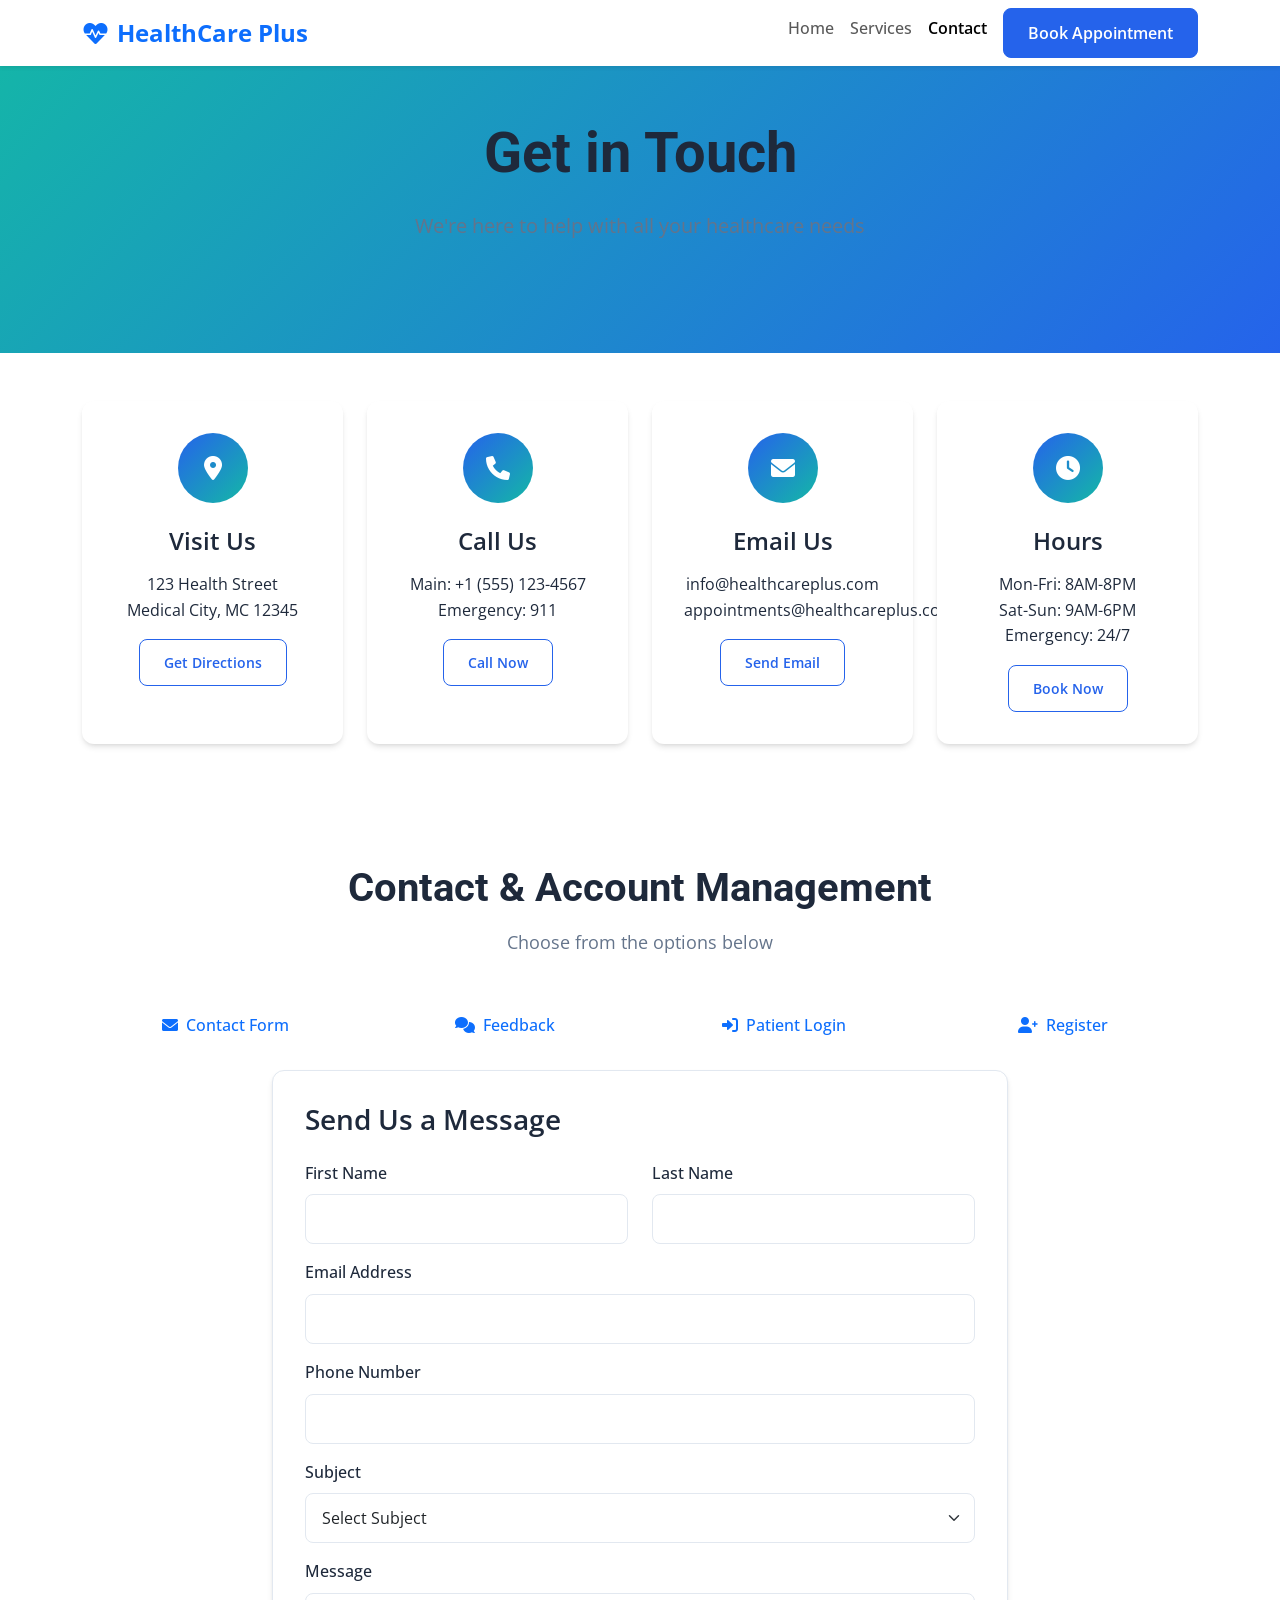
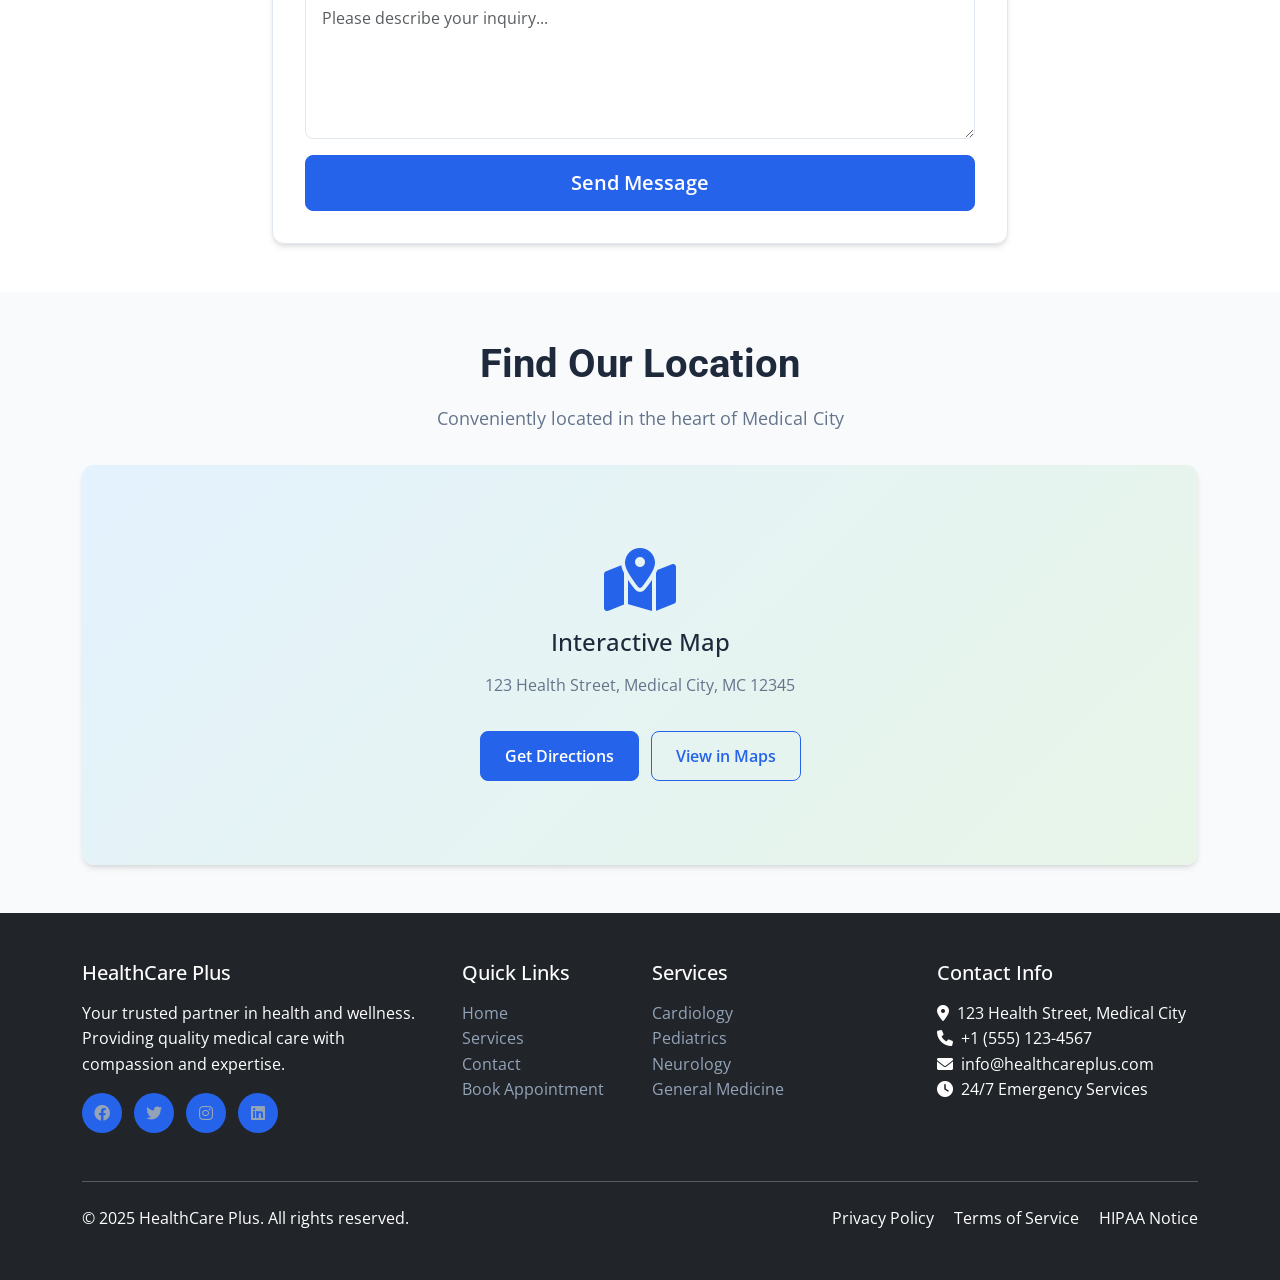
<file: contact.html>
<!DOCTYPE html>
<html lang="en">
<head>
    <meta charset="UTF-8">
    <meta name="viewport" content="width=device-width, initial-scale=1.0">
    <title>Contact Us - HealthCare Plus</title>
    <link href="https://cdn.jsdelivr.net/npm/bootstrap@5.3.0/dist/css/bootstrap.min.css" rel="stylesheet">
    <link href="https://cdnjs.cloudflare.com/ajax/libs/font-awesome/6.0.0/css/all.min.css" rel="stylesheet">
    <link href="https://fonts.googleapis.com/css2?family=Open+Sans:wght@300;400;600;700&family=Roboto:wght@300;400;500;700&display=swap" rel="stylesheet">
    <link href="styles.css" rel="stylesheet">
</head>
<body class="contact-page">
    <!-- Navigation -->
    <nav class="navbar navbar-expand-lg navbar-light bg-white shadow-sm fixed-top">
        <div class="container">
            <a class="navbar-brand fw-bold text-primary" href="index.html">
                <i class="fas fa-heartbeat me-2"></i>HealthCare Plus
            </a>
            <button class="navbar-toggler" type="button" data-bs-toggle="collapse" data-bs-target="#navbarNav">
                <span class="navbar-toggler-icon"></span>
            </button>
            <div class="collapse navbar-collapse" id="navbarNav">
                <ul class="navbar-nav ms-auto">
                    <li class="nav-item">
                        <a class="nav-link" href="index.html">Home</a>
                    </li>
                    <li class="nav-item">
                        <a class="nav-link" href="services.html">Services</a>
                    </li>
                    <li class="nav-item">
                        <a class="nav-link active fw-semibold" href="contact.html">Contact</a>
                    </li>
                    <li class="nav-item">
                        <a class="btn btn-primary ms-2 btn-appointment" href="index.html#appointment">Book Appointment</a>
                    </li>
                </ul>
            </div>
        </div>
    </nav>

    <!-- Contact Hero -->
    <section class="contact-hero">
        <div class="container">
            <div class="text-center">
                <h1 class="hero-title">Get in Touch</h1>
                <p class="hero-subtitle">We're here to help with all your healthcare needs</p>
            </div>
        </div>
    </section>

    <!-- Contact Information -->
    <section class="contact-info py-5">
        <div class="container">
            <div class="row">
                <div class="col-lg-3 col-md-6 mb-4">
                    <div class="contact-card">
                        <div class="contact-icon">
                            <i class="fas fa-map-marker-alt"></i>
                        </div>
                        <h4>Visit Us</h4>
                        <p>123 Health Street<br>Medical City, MC 12345</p>
                        <a href="#" class="btn btn-outline-primary btn-sm">Get Directions</a>
                    </div>
                </div>
                <div class="col-lg-3 col-md-6 mb-4">
                    <div class="contact-card">
                        <div class="contact-icon">
                            <i class="fas fa-phone"></i>
                        </div>
                        <h4>Call Us</h4>
                        <p>Main: +1 (555) 123-4567<br>Emergency: 911</p>
                        <a href="tel:+15551234567" class="btn btn-outline-primary btn-sm">Call Now</a>
                    </div>
                </div>
                <div class="col-lg-3 col-md-6 mb-4">
                    <div class="contact-card">
                        <div class="contact-icon">
                            <i class="fas fa-envelope"></i>
                        </div>
                        <h4>Email Us</h4>
                        <p>info@healthcareplus.com<br>appointments@healthcareplus.com</p>
                        <a href="mailto:info@healthcareplus.com" class="btn btn-outline-primary btn-sm">Send Email</a>
                    </div>
                </div>
                <div class="col-lg-3 col-md-6 mb-4">
                    <div class="contact-card">
                        <div class="contact-icon">
                            <i class="fas fa-clock"></i>
                        </div>
                        <h4>Hours</h4>
                        <p>Mon-Fri: 8AM-8PM<br>Sat-Sun: 9AM-6PM<br>Emergency: 24/7</p>
                        <a href="index.html#appointment" class="btn btn-outline-primary btn-sm">Book Now</a>
                    </div>
                </div>
            </div>
        </div>
    </section>

    <!-- Contact Forms Section -->
    <section class="forms-section py-5">
        <div class="container">
            <!-- Form Tabs -->
            <div class="text-center mb-5">
                <h2 class="section-title">Contact & Account Management</h2>
                <p class="section-subtitle">Choose from the options below</p>
            </div>
            
            <ul class="nav nav-pills nav-justified mb-4" id="formTabs" role="tablist">
                <li class="nav-item" role="presentation">
                    <button class="nav-link active" id="contact-tab" data-bs-toggle="pill" data-bs-target="#contact" type="button" role="tab">
                        <i class="fas fa-envelope me-2"></i>Contact Form
                    </button>
                </li>
                <li class="nav-item" role="presentation">
                    <button class="nav-link" id="feedback-tab" data-bs-toggle="pill" data-bs-target="#feedback" type="button" role="tab">
                        <i class="fas fa-comments me-2"></i>Feedback
                    </button>
                </li>
                <li class="nav-item" role="presentation">
                    <button class="nav-link" id="login-tab" data-bs-toggle="pill" data-bs-target="#login" type="button" role="tab">
                        <i class="fas fa-sign-in-alt me-2"></i>Patient Login
                    </button>
                </li>
                <li class="nav-item" role="presentation">
                    <button class="nav-link" id="register-tab" data-bs-toggle="pill" data-bs-target="#register" type="button" role="tab">
                        <i class="fas fa-user-plus me-2"></i>Register
                    </button>
                </li>
            </ul>

            <div class="tab-content" id="formTabContent">
                <!-- Contact Form -->
                <div class="tab-pane fade show active" id="contact" role="tabpanel">
                    <div class="row justify-content-center">
                        <div class="col-lg-8">
                            <div class="form-container">
                                <h3 class="mb-4">Send Us a Message</h3>
                                <form id="contactForm">
                                    <div class="row">
                                        <div class="col-md-6 mb-3">
                                            <label for="contactFirstName" class="form-label">First Name</label>
                                            <input type="text" class="form-control" id="contactFirstName" required>
                                        </div>
                                        <div class="col-md-6 mb-3">
                                            <label for="contactLastName" class="form-label">Last Name</label>
                                            <input type="text" class="form-control" id="contactLastName" required>
                                        </div>
                                    </div>
                                    <div class="mb-3">
                                        <label for="contactEmail" class="form-label">Email Address</label>
                                        <input type="email" class="form-control" id="contactEmail" required>
                                    </div>
                                    <div class="mb-3">
                                        <label for="contactPhone" class="form-label">Phone Number</label>
                                        <input type="tel" class="form-control" id="contactPhone">
                                    </div>
                                    <div class="mb-3">
                                        <label for="contactSubject" class="form-label">Subject</label>
                                        <select class="form-select" id="contactSubject" required>
                                            <option value="">Select Subject</option>
                                            <option value="appointment">Appointment Inquiry</option>
                                            <option value="billing">Billing Question</option>
                                            <option value="medical">Medical Information</option>
                                            <option value="insurance">Insurance Query</option>
                                            <option value="other">Other</option>
                                        </select>
                                    </div>
                                    <div class="mb-3">
                                        <label for="contactMessage" class="form-label">Message</label>
                                        <textarea class="form-control" id="contactMessage" rows="5" placeholder="Please describe your inquiry..." required></textarea>
                                    </div>
                                    <button type="submit" class="btn btn-primary btn-lg w-100">Send Message</button>
                                </form>
                            </div>
                        </div>
                    </div>
                </div>

                <!-- Feedback Form -->
                <div class="tab-pane fade" id="feedback" role="tabpanel">
                    <div class="row justify-content-center">
                        <div class="col-lg-8">
                            <div class="form-container">
                                <h3 class="mb-4">Share Your Feedback</h3>
                                <form id="feedbackForm">
                                    <div class="mb-3">
                                        <label for="feedbackName" class="form-label">Your Name</label>
                                        <input type="text" class="form-control" id="feedbackName" required>
                                    </div>
                                    <div class="mb-3">
                                        <label for="feedbackEmail" class="form-label">Email Address</label>
                                        <input type="email" class="form-control" id="feedbackEmail" required>
                                    </div>
                                    <div class="mb-3">
                                        <label for="feedbackService" class="form-label">Service Received</label>
                                        <select class="form-select" id="feedbackService" required>
                                            <option value="">Select Service</option>
                                            <option value="cardiology">Cardiology</option>
                                            <option value="pediatrics">Pediatrics</option>
                                            <option value="neurology">Neurology</option>
                                            <option value="general">General Medicine</option>
                                            <option value="emergency">Emergency Services</option>
                                        </select>
                                    </div>
                                    <div class="mb-3">
                                        <label class="form-label">Overall Rating</label>
                                        <div class="rating-stars">
                                            <input type="radio" name="rating" value="5" id="star5">
                                            <label for="star5"><i class="fas fa-star"></i></label>
                                            <input type="radio" name="rating" value="4" id="star4">
                                            <label for="star4"><i class="fas fa-star"></i></label>
                                            <input type="radio" name="rating" value="3" id="star3">
                                            <label for="star3"><i class="fas fa-star"></i></label>
                                            <input type="radio" name="rating" value="2" id="star2">
                                            <label for="star2"><i class="fas fa-star"></i></label>
                                            <input type="radio" name="rating" value="1" id="star1">
                                            <label for="star1"><i class="fas fa-star"></i></label>
                                        </div>
                                    </div>
                                    <div class="mb-3">
                                        <label for="feedbackMessage" class="form-label">Your Feedback</label>
                                        <textarea class="form-control" id="feedbackMessage" rows="5" placeholder="Please share your experience with us..." required></textarea>
                                    </div>
                                    <div class="mb-3 form-check">
                                        <input type="checkbox" class="form-check-input" id="feedbackTestimonial">
                                        <label class="form-check-label" for="feedbackTestimonial">
                                            I agree to let HealthCare Plus use my feedback as a testimonial
                                        </label>
                                    </div>
                                    <button type="submit" class="btn btn-success btn-lg w-100">Submit Feedback</button>
                                </form>
                            </div>
                        </div>
                    </div>
                </div>

                <!-- Login Form -->
                <div class="tab-pane fade" id="login" role="tabpanel">
                    <div class="row justify-content-center">
                        <div class="col-lg-6">
                            <div class="form-container">
                                <h3 class="mb-4">Patient Portal Login</h3>
                                <form id="loginForm">
                                    <div class="mb-3">
                                        <label for="loginEmail" class="form-label">Email Address</label>
                                        <input type="email" class="form-control" id="loginEmail" required>
                                    </div>
                                    <div class="mb-3">
                                        <label for="loginPassword" class="form-label">Password</label>
                                        <div class="input-group">
                                            <input type="password" class="form-control" id="loginPassword" required>
                                            <button class="btn btn-outline-secondary" type="button" id="togglePassword">
                                                <i class="fas fa-eye"></i>
                                            </button>
                                        </div>
                                    </div>
                                    <div class="mb-3 form-check">
                                        <input type="checkbox" class="form-check-input" id="rememberMe">
                                        <label class="form-check-label" for="rememberMe">Remember me</label>
                                    </div>
                                    <button type="submit" class="btn btn-primary btn-lg w-100 mb-3">Login</button>
                                    <div class="text-center">
                                        <a href="#" class="text-decoration-none">Forgot your password?</a>
                                    </div>
                                </form>
                            </div>
                        </div>
                    </div>
                </div>

                <!-- Registration Form -->
                <div class="tab-pane fade" id="register" role="tabpanel">
                    <div class="row justify-content-center">
                        <div class="col-lg-8">
                            <div class="form-container">
                                <h3 class="mb-4">Create Patient Account</h3>
                                <form id="registerForm">
                                    <div class="row">
                                        <div class="col-md-6 mb-3">
                                            <label for="regFirstName" class="form-label">First Name</label>
                                            <input type="text" class="form-control" id="regFirstName" required>
                                        </div>
                                        <div class="col-md-6 mb-3">
                                            <label for="regLastName" class="form-label">Last Name</label>
                                            <input type="text" class="form-control" id="regLastName" required>
                                        </div>
                                    </div>
                                    <div class="mb-3">
                                        <label for="regEmail" class="form-label">Email Address</label>
                                        <input type="email" class="form-control" id="regEmail" required>
                                    </div>
                                    <div class="row">
                                        <div class="col-md-6 mb-3">
                                            <label for="regPhone" class="form-label">Phone Number</label>
                                            <input type="tel" class="form-control" id="regPhone" required>
                                        </div>
                                        <div class="col-md-6 mb-3">
                                            <label for="regDob" class="form-label">Date of Birth</label>
                                            <input type="date" class="form-control" id="regDob" required>
                                        </div>
                                    </div>
                                    <div class="mb-3">
                                        <label for="regAddress" class="form-label">Address</label>
                                        <input type="text" class="form-control" id="regAddress" required>
                                    </div>
                                    <div class="row">
                                        <div class="col-md-6 mb-3">
                                            <label for="regCity" class="form-label">City</label>
                                            <input type="text" class="form-control" id="regCity" required>
                                        </div>
                                        <div class="col-md-3 mb-3">
                                            <label for="regState" class="form-label">State</label>
                                            <select class="form-select" id="regState" required>
                                                <option value="">Select State</option>
                                                <option value="AL">Alabama</option>
                                                <option value="CA">California</option>
                                                <option value="FL">Florida</option>
                                                <option value="NY">New York</option>
                                                <option value="TX">Texas</option>
                                            </select>
                                        </div>
                                        <div class="col-md-3 mb-3">
                                            <label for="regZip" class="form-label">ZIP Code</label>
                                            <input type="text" class="form-control" id="regZip" required>
                                        </div>
                                    </div>
                                    <div class="row">
                                        <div class="col-md-6 mb-3">
                                            <label for="regPassword" class="form-label">Password</label>
                                            <input type="password" class="form-control" id="regPassword" required>
                                        </div>
                                        <div class="col-md-6 mb-3">
                                            <label for="regConfirmPassword" class="form-label">Confirm Password</label>
                                            <input type="password" class="form-control" id="regConfirmPassword" required>
                                        </div>
                                    </div>
                                    <div class="mb-3">
                                        <label for="regInsurance" class="form-label">Insurance Provider (Optional)</label>
                                        <input type="text" class="form-control" id="regInsurance" placeholder="e.g., Blue Cross Blue Shield">
                                    </div>
                                    <div class="mb-3 form-check">
                                        <input type="checkbox" class="form-check-input" id="agreeTerms" required>
                                        <label class="form-check-label" for="agreeTerms">
                                            I agree to the <a href="#" class="text-decoration-none">Terms of Service</a> and <a href="#" class="text-decoration-none">Privacy Policy</a>
                                        </label>
                                    </div>
                                    <div class="mb-3 form-check">
                                        <input type="checkbox" class="form-check-input" id="hipaaConsent" required>
                                        <label class="form-check-label" for="hipaaConsent">
                                            I consent to HIPAA privacy practices
                                        </label>
                                    </div>
                                    <button type="submit" class="btn btn-success btn-lg w-100">Create Account</button>
                                </form>
                            </div>
                        </div>
                    </div>
                </div>
            </div>
        </div>
    </section>

    <!-- Map Section -->
    <section class="map-section py-5">
        <div class="container">
            <div class="text-center mb-4">
                <h2 class="section-title">Find Our Location</h2>
                <p class="section-subtitle">Conveniently located in the heart of Medical City</p>
            </div>
            <div class="map-container">
                <div class="map-placeholder">
                    <i class="fas fa-map-marked-alt"></i>
                    <h4>Interactive Map</h4>
                    <p>123 Health Street, Medical City, MC 12345</p>
                    <div class="map-buttons">
                        <button class="btn btn-primary me-2">Get Directions</button>
                        <button class="btn btn-outline-primary">View in Maps</button>
                    </div>
                </div>
            </div>
        </div>
    </section>

    <!-- Footer -->
    <footer class="bg-dark text-white py-5">
        <div class="container">
            <div class="row">
                <div class="col-lg-4 mb-4">
                    <h5 class="mb-3">HealthCare Plus</h5>
                    <p>Your trusted partner in health and wellness. Providing quality medical care with compassion and expertise.</p>
                    <div class="social-links">
                        <a href="#"><i class="fab fa-facebook"></i></a>
                        <a href="#"><i class="fab fa-twitter"></i></a>
                        <a href="#"><i class="fab fa-instagram"></i></a>
                        <a href="#"><i class="fab fa-linkedin"></i></a>
                    </div>
                </div>
                <div class="col-lg-2 mb-4">
                    <h5 class="mb-3">Quick Links</h5>
                    <ul class="list-unstyled">
                        <li><a href="index.html">Home</a></li>
                        <li><a href="services.html">Services</a></li>
                        <li><a href="contact.html">Contact</a></li>
                        <li><a href="index.html#appointment">Book Appointment</a></li>
                    </ul>
                </div>
                <div class="col-lg-3 mb-4">
                    <h5 class="mb-3">Services</h5>
                    <ul class="list-unstyled">
                        <li><a href="services.html">Cardiology</a></li>
                        <li><a href="services.html">Pediatrics</a></li>
                        <li><a href="services.html">Neurology</a></li>
                        <li><a href="services.html">General Medicine</a></li>
                    </ul>
                </div>
                <div class="col-lg-3 mb-4">
                    <h5 class="mb-3">Contact Info</h5>
                    <ul class="list-unstyled">
                        <li><i class="fas fa-map-marker-alt me-2"></i>123 Health Street, Medical City</li>
                        <li><i class="fas fa-phone me-2"></i>+1 (555) 123-4567</li>
                        <li><i class="fas fa-envelope me-2"></i>info@healthcareplus.com</li>
                        <li><i class="fas fa-clock me-2"></i>24/7 Emergency Services</li>
                    </ul>
                </div>
            </div>
            <hr class="my-4">
            <div class="row align-items-center">
                <div class="col-md-6">
                    <p class="mb-0">&copy; 2025 HealthCare Plus. All rights reserved.</p>
                </div>
                <div class="col-md-6 text-md-end">
                    <a href="#" class="text-white me-3">Privacy Policy</a>
                    <a href="#" class="text-white me-3">Terms of Service</a>
                    <a href="#" class="text-white">HIPAA Notice</a>
                </div>
            </div>
        </div>
    </footer>

    <script src="https://cdn.jsdelivr.net/npm/bootstrap@5.3.0/dist/js/bootstrap.bundle.min.js"></script>
    <script src="script.js"></script>
</body>
</html>
</file>
<file: styles.css>
/* Root Variables */
:root {
    --primary-color: #2563eb;
    --secondary-color: #14b8a6;
    --accent-color: #f97316;
    --success-color: #10b981;
    --warning-color: #f59e0b;
    --error-color: #ef4444;
    --purple-color: #8b5cf6;
    --light-blue: #e3f2fd;
    --light-green: #e8f5e8;
    --light-gray: #f8fafc;
    --dark-gray: #1e293b;
    --text-primary: #1e293b;
    --text-secondary: #64748b;
    --border-color: #e2e8f0;
    --shadow-sm: 0 1px 2px 0 rgb(0 0 0 / 0.05);
    --shadow-md: 0 4px 6px -1px rgb(0 0 0 / 0.1), 0 2px 4px -2px rgb(0 0 0 / 0.1);
    --shadow-lg: 0 10px 15px -3px rgb(0 0 0 / 0.1), 0 4px 6px -4px rgb(0 0 0 / 0.1);
    --border-radius: 12px;
    --transition: all 0.3s ease;
}

/* Global Styles */
* {
    margin: 0;
    padding: 0;
    box-sizing: border-box;
}

body {
    font-family: 'Open Sans', sans-serif;
    line-height: 1.6;
    color: var(--text-primary);
    overflow-x: hidden;
}

.navbar {
    transition: var(--transition);
    backdrop-filter: blur(10px);
}

.navbar-brand {
    font-size: 1.5rem;
    font-weight: 700;
}

.nav-link {
    font-weight: 500;
    transition: var(--transition);
}

.nav-link:hover {
    color: var(--primary-color) !important;
}

.btn-appointment {
    border-radius: 25px;
    padding: 8px 20px;
}

/* Section Titles */
.section-title {
    font-family: 'Roboto', sans-serif;
    font-size: 2.5rem;
    font-weight: 700;
    color: var(--text-primary);
    margin-bottom: 1rem;
}

.section-subtitle {
    font-size: 1.125rem;
    color: var(--text-secondary);
    margin-bottom: 2rem;
}

/* Homepage Styles */
.hero-section {
    background: linear-gradient(135deg, var(--light-blue) 0%, var(--light-green) 100%);
    padding-top: 80px;
    min-height: 100vh;
}

.hero-title {
    font-family: 'Roboto', sans-serif;
    font-size: 3.5rem;
    font-weight: 700;
    color: var(--text-primary);
    margin-bottom: 1.5rem;
    line-height: 1.2;
}

.hero-subtitle {
    font-size: 1.25rem;
    color: var(--text-secondary);
    margin-bottom: 2rem;
    line-height: 1.5;
}

.hero-buttons .btn {
    border-radius: 25px;
    padding: 12px 30px;
    font-weight: 600;
    transition: var(--transition);
}

.hero-image img {
    border-radius: var(--border-radius);
    transition: var(--transition);
}

.hero-image img:hover {
    transform: translateY(-5px);
    box-shadow: var(--shadow-lg);
}

.hero-stats .stat-item {
    text-align: center;
    padding: 1rem;
}

.hero-stats h3 {
    font-size: 2rem;
    font-weight: 700;
    color: var(--primary-color);
    margin-bottom: 0.5rem;
}

.hero-stats p {
    color: var(--text-secondary);
    margin: 0;
}

/* Services Overview */
.services-overview {
    background-color: #fff;
}

.service-card {
    background: white;
    border-radius: var(--border-radius);
    padding: 2rem;
    text-align: center;
    box-shadow: var(--shadow-md);
    transition: var(--transition);
    height: 100%;
    border: 1px solid var(--border-color);
}

.service-card:hover {
    transform: translateY(-10px);
    box-shadow: var(--shadow-lg);
}

.service-icon {
    width: 80px;
    height: 80px;
    background: linear-gradient(135deg, var(--primary-color), var(--secondary-color));
    border-radius: 50%;
    display: flex;
    align-items: center;
    justify-content: center;
    margin: 0 auto 1.5rem;
    transition: var(--transition);
}

.service-icon i {
    font-size: 2rem;
    color: white;
}

.service-card h4 {
    font-size: 1.5rem;
    font-weight: 600;
    margin-bottom: 1rem;
    color: var(--text-primary);
}

.service-card p {
    color: var(--text-secondary);
    margin-bottom: 1.5rem;
}

/* Appointment Section */
.appointment-section {
    background: linear-gradient(135deg, var(--primary-color), var(--secondary-color));
    padding: 5rem 0;
}

.appointment-form {
    background: white;
    border-radius: var(--border-radius);
    padding: 2rem;
    box-shadow: var(--shadow-lg);
}

.features-list {
    margin-top: 2rem;
}

.feature-item {
    display: flex;
    align-items: center;
    margin-bottom: 1rem;
    color: white;
}

.feature-item i {
    color: var(--success-color);
    margin-right: 1rem;
    font-size: 1.25rem;
}

/* Testimonials */
.testimonials-section {
    background-color: var(--light-gray);
    padding: 5rem 0;
}

.testimonial-card {
    background: white;
    border-radius: var(--border-radius);
    padding: 2rem;
    box-shadow: var(--shadow-md);
    height: 100%;
    transition: var(--transition);
}

.testimonial-card:hover {
    transform: translateY(-5px);
    box-shadow: var(--shadow-lg);
}

.stars {
    color: #fbbf24;
    margin-bottom: 1rem;
}

.patient-info {
    display: flex;
    align-items: center;
    margin-top: 1.5rem;
}

.patient-info img {
    width: 50px;
    height: 50px;
    border-radius: 50%;
    margin-right: 1rem;
    object-fit: cover;
}

.patient-info h5 {
    margin: 0;
    font-weight: 600;
}

.patient-info span {
    color: var(--text-secondary);
    font-size: 0.875rem;
}

/* Newsletter */
.newsletter-section {
    background: linear-gradient(135deg, var(--success-color), var(--secondary-color));
    padding: 3rem 0;
}

.newsletter-form .input-group {
    max-width: 400px;
    margin-left: auto;
}

.newsletter-form .form-control {
    border-radius: 25px 0 0 25px;
    border: none;
    padding: 12px 20px;
}

.newsletter-form .btn {
    border-radius: 0 25px 25px 0;
    padding: 12px 30px;
    font-weight: 600;
}

/* Services Page Styles */
.services-page {
    background: linear-gradient(135deg, var(--light-blue) 0%, #fff 50%, var(--light-green) 100%);
}

.services-hero {
    background: linear-gradient(135deg, var(--primary-color), var(--purple-color));
    color: white;
    padding: 120px 0 80px;
}

.detailed-services {
    background-color: #fff;
}

.service-detail-card {
    background: white;
    border-radius: var(--border-radius);
    padding: 2rem;
    box-shadow: var(--shadow-md);
    height: 100%;
    border-left: 4px solid var(--primary-color);
    transition: var(--transition);
}

.service-detail-card:hover {
    transform: translateY(-5px);
    box-shadow: var(--shadow-lg);
}

.service-header {
    display: flex;
    align-items: center;
    margin-bottom: 1.5rem;
}

.service-header i {
    font-size: 2rem;
    margin-right: 1rem;
}

.service-header h3 {
    margin: 0;
    font-weight: 600;
}

.service-detail-card ul {
    padding-left: 1.5rem;
    margin-bottom: 1.5rem;
}

.service-detail-card li {
    margin-bottom: 0.5rem;
    color: var(--text-secondary);
}

/* Doctors Section */
.doctors-section {
    background-color: var(--light-gray);
}

.doctor-card {
    background: white;
    border-radius: var(--border-radius);
    overflow: hidden;
    box-shadow: var(--shadow-md);
    transition: var(--transition);
    height: 100%;
}

.doctor-card:hover {
    transform: translateY(-10px);
    box-shadow: var(--shadow-lg);
}

.doctor-image {
    width: 100%;
    height: 250px;
    object-fit: cover;
}

.doctor-info {
    padding: 1.5rem;
    text-align: center;
}

.doctor-info h4 {
    font-weight: 600;
    margin-bottom: 0.5rem;
}

.specialty {
    color: var(--primary-color);
    font-weight: 500;
    margin-bottom: 0.5rem;
}

.experience {
    color: var(--text-secondary);
    font-size: 0.875rem;
    margin-bottom: 1rem;
}

.doctor-rating {
    color: #fbbf24;
    margin-bottom: 1rem;
}

.doctor-rating span {
    color: var(--text-secondary);
    margin-left: 0.5rem;
}

/* Emergency Section */
.emergency-section {
    background: linear-gradient(135deg, var(--error-color), #dc2626);
    color: white;
    padding: 5rem 0;
}

.emergency-features {
    margin: 2rem 0;
}

.emergency-features .feature-item {
    display: flex;
    align-items: center;
    margin-bottom: 1rem;
}

.emergency-features .feature-item i {
    background: rgba(255, 255, 255, 0.2);
    padding: 10px;
    border-radius: 50%;
    margin-right: 1rem;
    font-size: 1.25rem;
}

/* Contact Page Styles */
.contact-page {
    background: linear-gradient(135deg, var(--light-green) 0%, #fff 50%, var(--light-blue) 100%);
}

.contact-hero {
    background: linear-gradient(135deg, var(--secondary-color), var(--primary-color));
    color: white;
    padding: 120px 0 80px;
    text-align: center;
}

.contact-info {
    background-color: #fff;
}

.contact-card {
    background: white;
    border-radius: var(--border-radius);
    padding: 2rem;
    text-align: center;
    box-shadow: var(--shadow-md);
    height: 100%;
    transition: var(--transition);
}

.contact-card:hover {
    transform: translateY(-5px);
    box-shadow: var(--shadow-lg);
}

.contact-icon {
    width: 70px;
    height: 70px;
    background: linear-gradient(135deg, var(--primary-color), var(--secondary-color));
    border-radius: 50%;
    display: flex;
    align-items: center;
    justify-content: center;
    margin: 0 auto 1.5rem;
}

.contact-icon i {
    font-size: 1.5rem;
    color: white;
}

.contact-card h4 {
    font-weight: 600;
    margin-bottom: 1rem;
}

/* Forms Section */
.forms-section {
    background-color: #fff;
}

.nav-pills .nav-link {
    border-radius: 25px;
    font-weight: 500;
    transition: var(--transition);
    margin: 0 0.25rem;
}

.nav-pills .nav-link.active {
    background-color: var(--primary-color);
}

.form-container {
    background: white;
    border-radius: var(--border-radius);
    padding: 2rem;
    box-shadow: var(--shadow-md);
    border: 1px solid var(--border-color);
}

.form-container h3 {
    font-weight: 600;
    color: var(--text-primary);
}

.form-label {
    font-weight: 500;
    color: var(--text-primary);
    margin-bottom: 0.5rem;
}

.form-control, .form-select {
    border-radius: 8px;
    border: 1px solid var(--border-color);
    padding: 12px 16px;
    transition: var(--transition);
}

.form-control:focus, .form-select:focus {
    border-color: var(--primary-color);
    box-shadow: 0 0 0 0.2rem rgba(37, 99, 235, 0.25);
}

.btn {
    border-radius: 8px;
    font-weight: 600;
    transition: var(--transition);
    padding: 12px 24px;
}

.btn:hover {
    transform: translateY(-2px);
}

.btn-primary {
    background-color: var(--primary-color);
    border-color: var(--primary-color);
}

.btn-success {
    background-color: var(--success-color);
    border-color: var(--success-color);
}

.btn-outline-primary {
    color: var(--primary-color);
    border-color: var(--primary-color);
}

.btn-outline-primary:hover {
    background-color: var(--primary-color);
    border-color: var(--primary-color);
}

.btn-outline-danger {
    color: var(--error-color);
    border-color: var(--error-color);
}

.btn-outline-info {
    color: #0dcaf0;
    border-color: #0dcaf0;
}

.btn-outline-purple {
    color: var(--purple-color);
    border-color: var(--purple-color);
}

.btn-outline-purple:hover {
    background-color: var(--purple-color);
    border-color: var(--purple-color);
    color: white;
}

.btn-outline-success {
    color: var(--success-color);
    border-color: var(--success-color);
}

/* Rating Stars */
.rating-stars {
    display: flex;
    flex-direction: row-reverse;
    justify-content: flex-end;
    margin-bottom: 1rem;
}

.rating-stars input {
    display: none;
}

.rating-stars label {
    cursor: pointer;
    font-size: 1.5rem;
    color: #e5e7eb;
    margin-right: 0.25rem;
    transition: var(--transition);
}

.rating-stars label:hover,
.rating-stars label:hover ~ label,
.rating-stars input:checked ~ label {
    color: #fbbf24;
}

/* Map Section */
.map-section {
    background-color: var(--light-gray);
}

.map-container {
    height: 400px;
    border-radius: var(--border-radius);
    overflow: hidden;
    box-shadow: var(--shadow-md);
}

.map-placeholder {
    height: 100%;
    background: linear-gradient(135deg, var(--light-blue), var(--light-green));
    display: flex;
    flex-direction: column;
    align-items: center;
    justify-content: center;
    text-align: center;
    padding: 2rem;
}

.map-placeholder i {
    font-size: 4rem;
    color: var(--primary-color);
    margin-bottom: 1rem;
}

.map-placeholder h4 {
    color: var(--text-primary);
    margin-bottom: 1rem;
}

.map-placeholder p {
    color: var(--text-secondary);
    margin-bottom: 2rem;
}

/* Footer */
footer {
    background-color: var(--dark-gray) !important;
}

footer a {
    color: #94a3b8;
    text-decoration: none;
    transition: var(--transition);
}

footer a:hover {
    color: white;
}

.social-links a {
    display: inline-block;
    width: 40px;
    height: 40px;
    background: var(--primary-color);
    border-radius: 50%;
    text-align: center;
    line-height: 40px;
    margin-right: 0.5rem;
    transition: var(--transition);
}

.social-links a:hover {
    background: var(--secondary-color);
    transform: translateY(-3px);
}

/* Utility Classes */
.rounded-lg {
    border-radius: var(--border-radius) !important;
}

.text-purple {
    color: var(--purple-color) !important;
}

/* Responsive Design */
@media (max-width: 768px) {
    .hero-title {
        font-size: 2.5rem;
    }
    
    .hero-subtitle {
        font-size: 1.1rem;
    }
    
    .section-title {
        font-size: 2rem;
    }
    
    .hero-buttons {
        display: flex;
        flex-direction: column;
        gap: 1rem;
    }
    
    .hero-buttons .btn {
        width: 100%;
    }
    
    .nav-pills .nav-link {
        margin-bottom: 0.5rem;
        text-align: center;
    }
    
    .newsletter-form .input-group {
        flex-direction: column;
    }
    
    .newsletter-form .form-control,
    .newsletter-form .btn {
        border-radius: 25px;
        margin-bottom: 0.5rem;
    }
}

@media (max-width: 576px) {
    .hero-stats .row {
        text-align: center;
    }
    
    .service-card,
    .testimonial-card,
    .contact-card,
    .doctor-card {
        margin-bottom: 2rem;
    }
    
    .appointment-form {
        margin-top: 2rem;
    }
}

/* Loading and Animation Classes */
.fade-in {
    animation: fadeIn 0.6s ease-in-out;
}

@keyframes fadeIn {
    from {
        opacity: 0;
        transform: translateY(20px);
    }
    to {
        opacity: 1;
        transform: translateY(0);
    }
}

.slide-up {
    animation: slideUp 0.6s ease-in-out;
}

@keyframes slideUp {
    from {
        opacity: 0;
        transform: translateY(30px);
    }
    to {
        opacity: 1;
        transform: translateY(0);
    }
}

/* Form Validation Styles */
.form-control.is-valid {
    border-color: var(--success-color);
}

.form-control.is-invalid {
    border-color: var(--error-color);
}

.invalid-feedback {
    color: var(--error-color);
    font-size: 0.875rem;
    margin-top: 0.25rem;
}

.valid-feedback {
    color: var(--success-color);
    font-size: 0.875rem;
    margin-top: 0.25rem;
}

/* Alert Styles */
.alert {
    border-radius: var(--border-radius);
    border: none;
    padding: 1rem 1.5rem;
    margin-bottom: 1.5rem;
}

.alert-success {
    background-color: #d1fae5;
    color: #065f46;
}

.alert-danger {
    background-color: #fee2e2;
    color: #991b1b;
}

.alert-info {
    background-color: #dbeafe;
    color: #1e40af;
}
</file>
